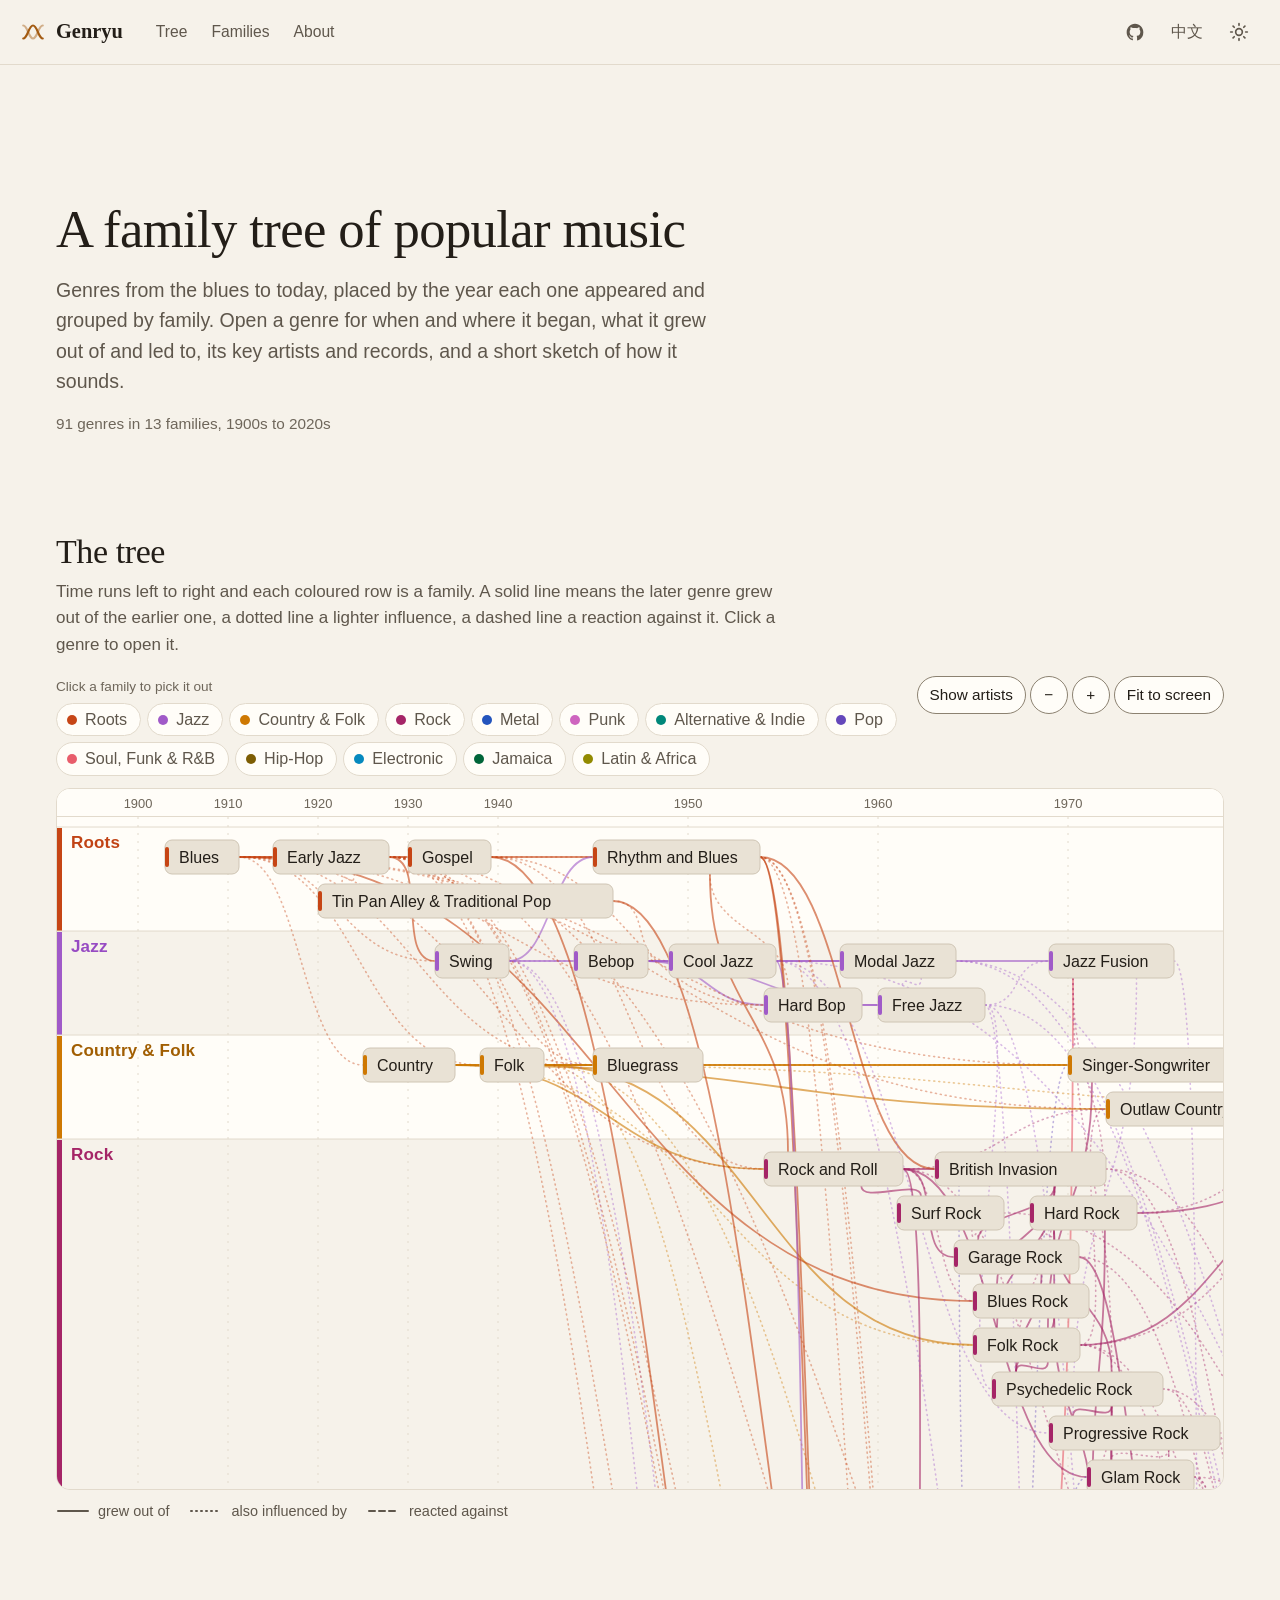
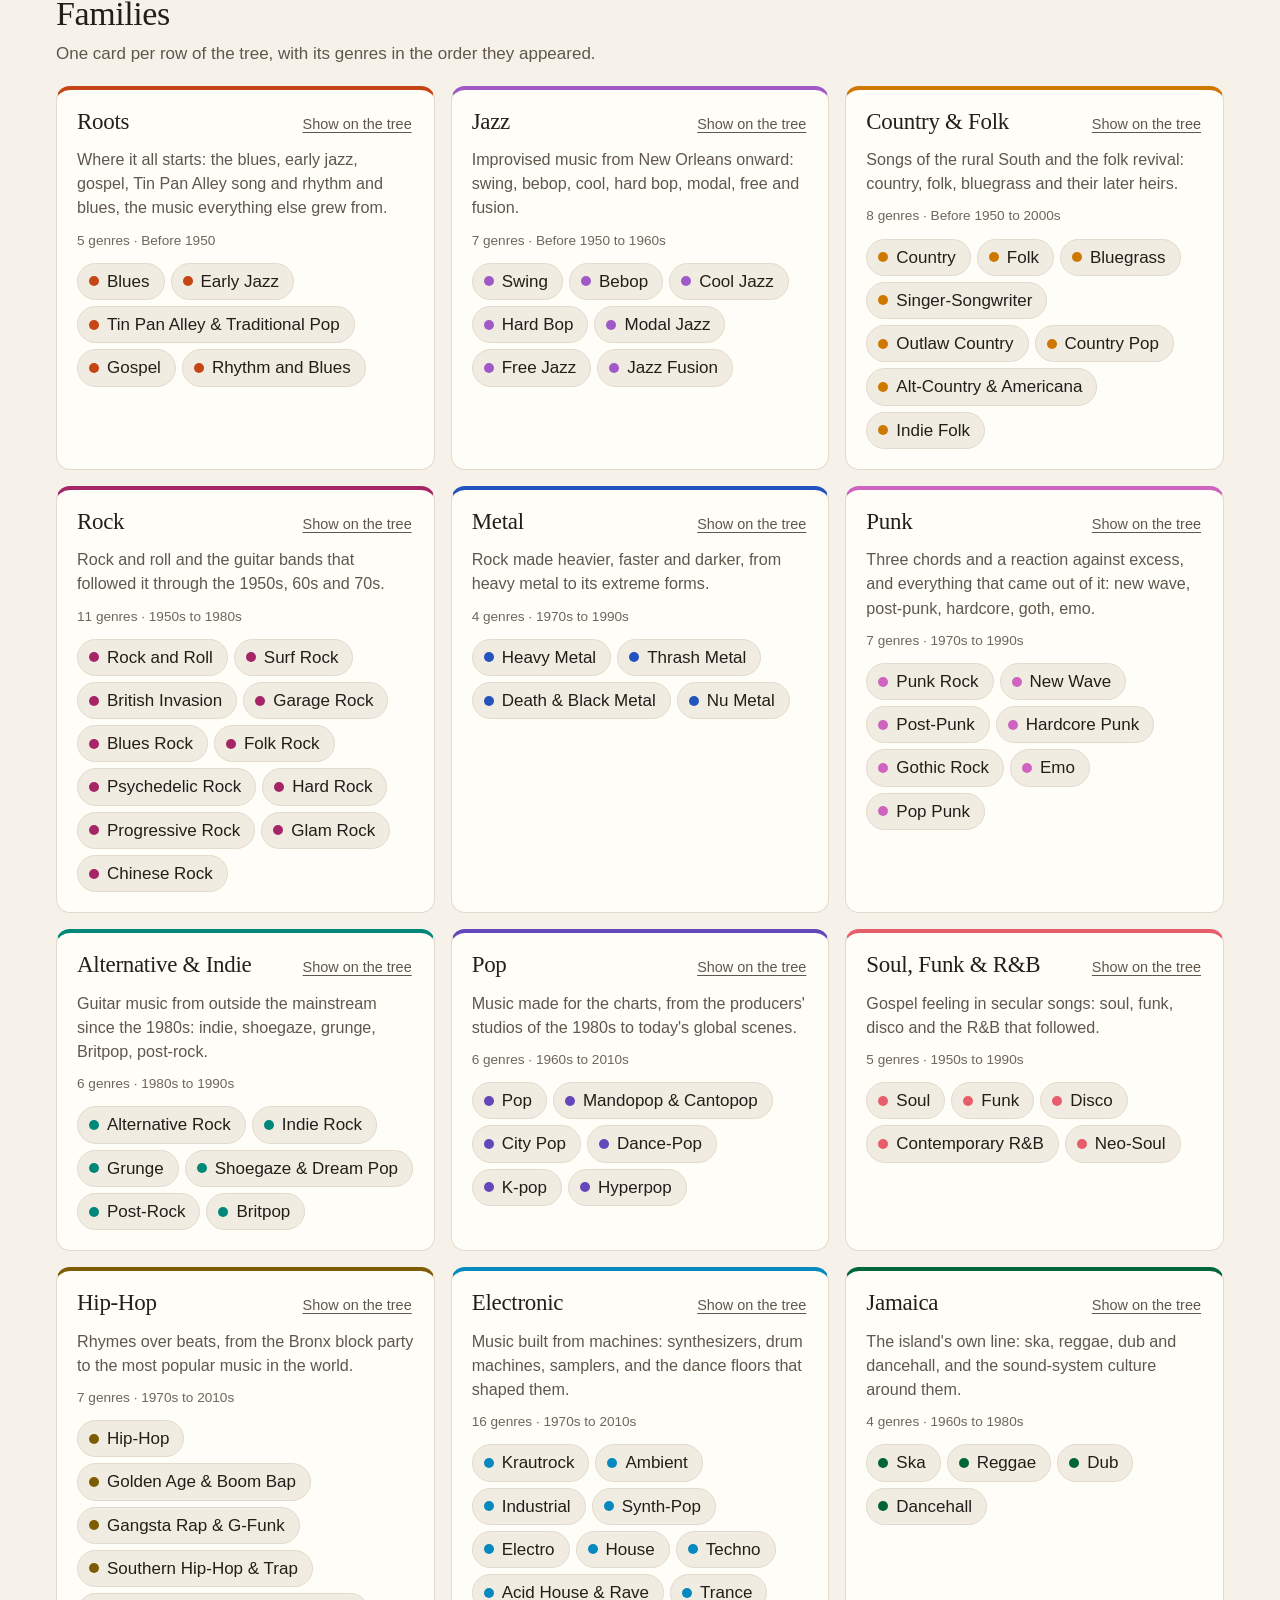
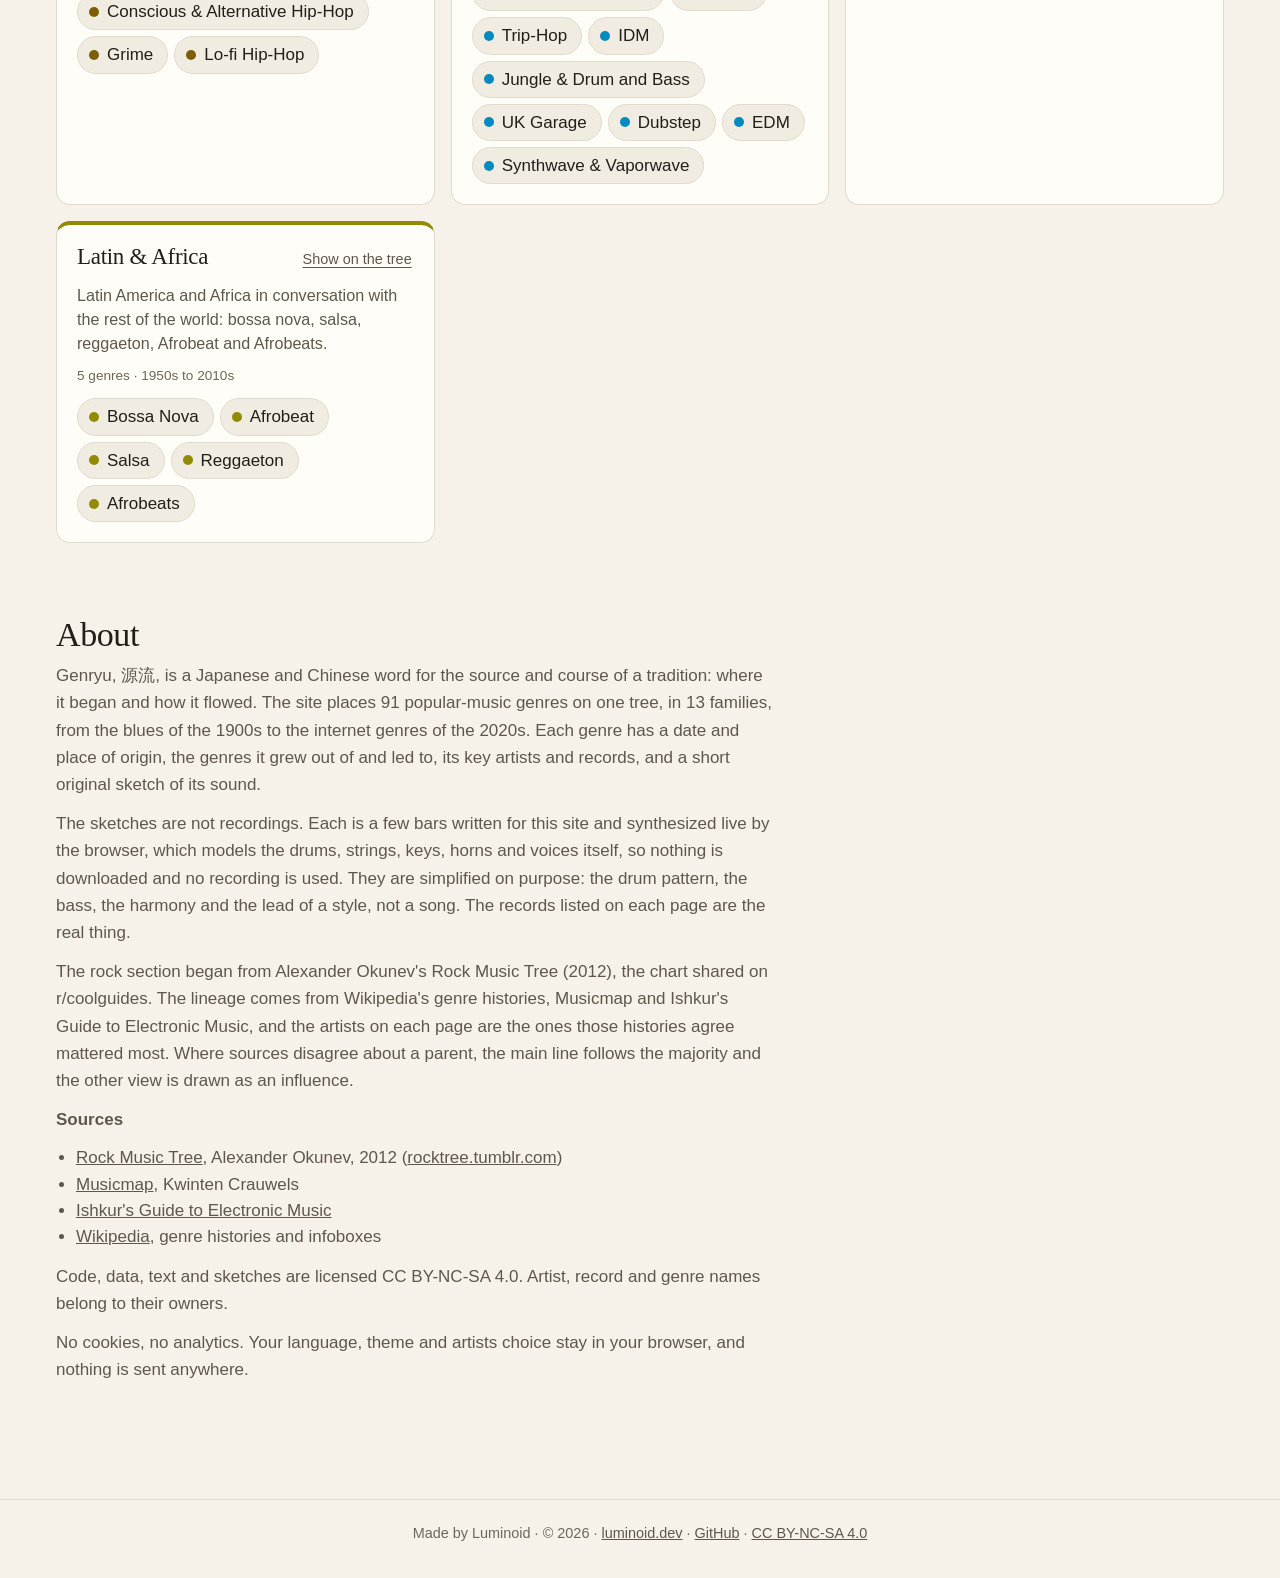
<file: index.html>
<!doctype html>
<html lang="en">
<head>
  <meta charset="utf-8">
  <meta name="viewport" content="width=device-width, initial-scale=1">
  <title>Genryu · A family tree of popular music</title>
  <meta name="description" content="A family tree of popular music: 91 genres placed by year and family, each with its origin, the genres it grew out of and led to, its key artists and records, and a short sketch of its sound you can play part by part.">
  <meta name="color-scheme" content="dark light">
  <meta name="theme-color" content="#15120f" media="(prefers-color-scheme: dark)">
  <meta name="theme-color" content="#f6f2ea" media="(prefers-color-scheme: light)">
  <meta property="og:type" content="website">
  <meta property="og:site_name" content="Genryu">
  <meta property="og:title" content="Genryu · A family tree of popular music">
  <meta property="og:description" content="91 genres placed by year and family, each with its origin, its lineage, its key artists and records, and a short sketch of its sound you can play part by part.">
  <meta name="twitter:card" content="summary_large_image">
  <meta name="twitter:title" content="Genryu · A family tree of popular music">
  <meta name="twitter:description" content="91 genres placed by year and family, with their origins, lineage, key artists and records, and a short playable sketch of each sound.">
  <link rel="canonical" href="https://genre.luminoid.dev/">
  <meta property="og:url" content="https://genre.luminoid.dev/">
  <meta property="og:image" content="https://genre.luminoid.dev/icons/og.png">
  <meta name="twitter:image" content="https://genre.luminoid.dev/icons/og.png">
  <meta property="og:image:width" content="1200">
  <meta property="og:image:height" content="630">
  <meta property="og:image:alt" content="Genryu: a family tree of popular music genres">
  <script type="application/ld+json">{"@context":"https://schema.org","@type":"WebSite","name":"Genryu","url":"https://genre.luminoid.dev/","description":"A family tree of popular music: 91 genres placed by year and family, each with its origin, the genres it grew out of and led to, its key artists and records, and a short sketch of its sound you can play part by part.","inLanguage":["en","zh-Hans"],"author":{"@type":"Person","name":"Luminoid","url":"https://luminoid.dev"}}</script>
  <link rel="icon" href="icons/favicon.svg" type="image/svg+xml">
  <link rel="icon" href="icons/icon-32.png" type="image/png" sizes="32x32">
  <link rel="icon" href="icons/icon-16.png" type="image/png" sizes="16x16">
  <link rel="apple-touch-icon" href="icons/icon-180.png">
  <link rel="manifest" href="manifest.webmanifest">
  <link rel="stylesheet" href="css/styles.css">
  <!-- the module graph, so a revalidating cache fetches it in parallel instead of one import level at a time -->
  <link rel="modulepreload" href="data/genres/roots.js">
  <link rel="modulepreload" href="data/genres/jazz.js">
  <link rel="modulepreload" href="data/genres/country.js">
  <link rel="modulepreload" href="data/genres/rock.js">
  <link rel="modulepreload" href="data/genres/metal.js">
  <link rel="modulepreload" href="data/genres/punk.js">
  <link rel="modulepreload" href="data/genres/alternative.js">
  <link rel="modulepreload" href="data/genres/pop.js">
  <link rel="modulepreload" href="data/genres/soul.js">
  <link rel="modulepreload" href="data/genres/hiphop.js">
  <link rel="modulepreload" href="data/genres/electronic-a.js">
  <link rel="modulepreload" href="data/genres/electronic-b.js">
  <link rel="modulepreload" href="data/genres/electronic.js">
  <link rel="modulepreload" href="data/genres/reggae.js">
  <link rel="modulepreload" href="data/genres/latin.js">
  <link rel="modulepreload" href="data/genres.js">
  <link rel="modulepreload" href="data/pieces/roots.js">
  <link rel="modulepreload" href="data/pieces/jazz.js">
  <link rel="modulepreload" href="data/pieces/country.js">
  <link rel="modulepreload" href="data/pieces/rock.js">
  <link rel="modulepreload" href="data/pieces/metal.js">
  <link rel="modulepreload" href="data/pieces/punk.js">
  <link rel="modulepreload" href="data/pieces/alternative.js">
  <link rel="modulepreload" href="data/pieces/pop.js">
  <link rel="modulepreload" href="data/pieces/soul.js">
  <link rel="modulepreload" href="data/pieces/hiphop.js">
  <link rel="modulepreload" href="data/pieces/electronic.js">
  <link rel="modulepreload" href="data/pieces/reggae.js">
  <link rel="modulepreload" href="data/pieces/latin.js">
  <link rel="modulepreload" href="data/pieces.js">
  <link rel="modulepreload" href="js/i18n.js">
  <link rel="modulepreload" href="js/tree.js">
  <link rel="modulepreload" href="js/theory.js">
  <link rel="modulepreload" href="js/pattern.js">
  <link rel="modulepreload" href="js/audio.js">
  <link rel="modulepreload" href="js/sequencer-view.js">
  <script src="js/theme.js"></script>
</head>
<body>
  <a class="skip-link" href="#main" data-i18n="skip.link">Skip to content</a>
  <header class="site-header">
    <div class="header-left">
      <a class="brand" href="./">
        <svg viewBox="0 0 24 24" fill="none" stroke="currentColor" stroke-width="2" stroke-linecap="round" stroke-linejoin="round" aria-hidden="true"><path d="M3 18c4 0 5-12 9-12s5 12 9 12"/><path d="M3 6c4 0 5 12 9 12s5-12 9-12" opacity="0.45"/></svg>
        <span data-i18n="site.brand">Genryu</span>
      </a>
      <nav class="site-nav" aria-label="Site" data-i18n-aria="nav.site">
        <a href="#tree" data-i18n="nav.tree">Tree</a>
        <a href="#families" data-i18n="nav.families">Families</a>
        <a href="#about" data-i18n="nav.about">About</a>
      </nav>
    </div>
    <div class="header-actions">
      <a class="icon-btn" href="https://github.com/Luminoid/genryu" aria-label="Source code on GitHub" title="Source code on GitHub" data-i18n-aria="nav.source" data-i18n-title="nav.source" rel="noopener">
        <svg viewBox="0 0 24 24" fill="currentColor" aria-hidden="true"><path d="M12 2C6.48 2 2 6.58 2 12.25c0 4.53 2.87 8.37 6.84 9.73.5.1.68-.22.68-.49 0-.24-.01-.88-.01-1.73-2.78.62-3.37-1.37-3.37-1.37-.46-1.19-1.11-1.5-1.11-1.5-.91-.64.07-.62.07-.62 1 .07 1.53 1.06 1.53 1.06.9 1.57 2.35 1.12 2.92.85.09-.67.35-1.12.63-1.38-2.22-.26-4.56-1.14-4.56-5.06 0-1.12.39-2.03 1.03-2.75-.1-.26-.45-1.3.1-2.72 0 0 .84-.27 2.75 1.05A9.4 9.4 0 0 1 12 7.07c.85 0 1.71.12 2.51.35 1.91-1.32 2.75-1.05 2.75-1.05.55 1.42.2 2.46.1 2.72.64.72 1.03 1.63 1.03 2.75 0 3.93-2.34 4.8-4.57 5.05.36.32.68.94.68 1.9 0 1.37-.01 2.47-.01 2.81 0 .27.18.59.69.49A10.27 10.27 0 0 0 22 12.25C22 6.58 17.52 2 12 2z"/></svg>
      </a>
      <button class="icon-btn text" id="lang-toggle" type="button" lang="zh-Hans">中文</button>
      <button class="icon-btn" id="theme-toggle" type="button" aria-label="Switch between light and dark" title="Switch between light and dark" data-i18n-aria="theme.toggle" data-i18n-title="theme.toggle">
        <svg viewBox="0 0 24 24" fill="none" stroke="currentColor" stroke-width="2" stroke-linecap="round" aria-hidden="true"><circle cx="12" cy="12" r="4"/><path d="M12 2v2M12 20v2M2 12h2M20 12h2M4.9 4.9l1.4 1.4M17.7 17.7l1.4 1.4M4.9 19.1l1.4-1.4M17.7 6.3l1.4-1.4"/></svg>
      </button>
    </div>
  </header>

  <main class="page" id="main">
    <noscript><p class="status">Genryu needs JavaScript to draw the tree and play the sketches. <span lang="zh-Hans">本站需要启用 JavaScript。</span></p></noscript>
    <section class="hero" aria-labelledby="hero-title">
      <h1 id="hero-title" data-i18n="hero.title">A family tree of popular music</h1>
      <p class="hero-intro" data-i18n="hero.intro">Genres from the blues to today, placed by the year each one appeared and grouped by family. Open a genre for when and where it began, what it grew out of and led to, its key artists and records, and a short sketch of how it sounds.</p>
      <p class="count" id="hero-count"></p>
    </section>

    <section id="tree" aria-labelledby="tree-title">
      <h2 id="tree-title" data-i18n="tree.title">The tree</h2>
      <p class="section-hint" data-i18n="tree.hint"></p>
      <div class="tree-toolbar">
        <div class="tree-legend" id="tree-legend" role="group" aria-label="Families" data-i18n-aria="tree.legend"></div>
        <div class="tree-controls">
          <button type="button" id="tree-artists" aria-pressed="false" data-i18n="tree.artists">Show artists</button>
          <button type="button" id="zoom-out" aria-label="Zoom out" title="Zoom out" data-i18n-aria="tree.zoomOut" data-i18n-title="tree.zoomOut">−</button>
          <button type="button" id="zoom-in" aria-label="Zoom in" title="Zoom in" data-i18n-aria="tree.zoomIn" data-i18n-title="tree.zoomIn">+</button>
          <button type="button" id="zoom-fit" data-i18n="tree.fit">Fit to screen</button>
        </div>
      </div>
      <div class="tree-wrap" id="tree-wrap" tabindex="0" role="region" aria-label="Genre family tree" data-i18n-aria="tree.region"></div>
      <div class="tree-key" id="tree-key" aria-hidden="true"></div>
    </section>

    <section id="families" aria-labelledby="families-title">
      <h2 id="families-title" data-i18n="families.title">Families</h2>
      <p class="section-hint" data-i18n="families.intro"></p>
      <div class="families" id="families-grid"></div>
    </section>

    <section id="about" class="about" aria-labelledby="about-title">
      <h2 id="about-title" data-i18n="about.title">About</h2>
      <p data-i18n="about.body1"></p>
      <p data-i18n="about.body2"></p>
      <p data-i18n="about.body3"></p>
      <p><strong data-i18n="about.sources">Sources</strong></p>
      <ul>
        <li><a href="https://www.reddit.com/r/coolguides/comments/8nnryt/rock_music_tree/" rel="noopener">Rock Music Tree</a>, Alexander Okunev, 2012 (<a href="https://rocktree.tumblr.com/" rel="noopener">rocktree.tumblr.com</a>)</li>
        <li><a href="https://musicmap.info/" rel="noopener">Musicmap</a>, Kwinten Crauwels</li>
        <li><a href="https://music.ishkur.com/" rel="noopener">Ishkur's Guide to Electronic Music</a></li>
        <li><a href="https://en.wikipedia.org/wiki/List_of_music_genres_and_styles" rel="noopener">Wikipedia</a>, genre histories and infoboxes</li>
      </ul>
      <p data-i18n="about.license"></p>
      <p data-i18n="about.privacy"></p>
    </section>
  </main>

  <dialog class="detail" id="detail" aria-labelledby="detail-title">
    <div class="detail-panel">
      <div class="detail-head">
        <a class="btn" id="detail-prev" href="#" aria-label="Previous genre" data-i18n-aria="detail.prev" data-i18n-title="detail.prev">‹</a>
        <a class="btn" id="detail-next" href="#" aria-label="Next genre" data-i18n-aria="detail.next" data-i18n-title="detail.next">›</a>
        <span class="spacer"></span>
        <button type="button" class="btn" id="detail-close" data-i18n="detail.close">Close</button>
      </div>
      <div class="detail-body" id="detail-body"></div>
      <div id="sr-detail" class="sr-only" role="status" aria-live="polite"></div>
    </div>
  </dialog>

  <footer class="site-footer">
    <span data-i18n="footer.made">Made by Luminoid</span> · © 2026 · <a href="https://luminoid.dev">luminoid.dev</a> · <a href="https://github.com/Luminoid/genryu" rel="noopener">GitHub</a> · <a href="https://creativecommons.org/licenses/by-nc-sa/4.0/" rel="license noopener">CC BY-NC-SA 4.0</a>
  </footer>
  <div id="sr" class="sr-only" role="status" aria-live="polite"></div>
  <script type="module" src="js/main.js"></script>
</body>
</html>
</file>
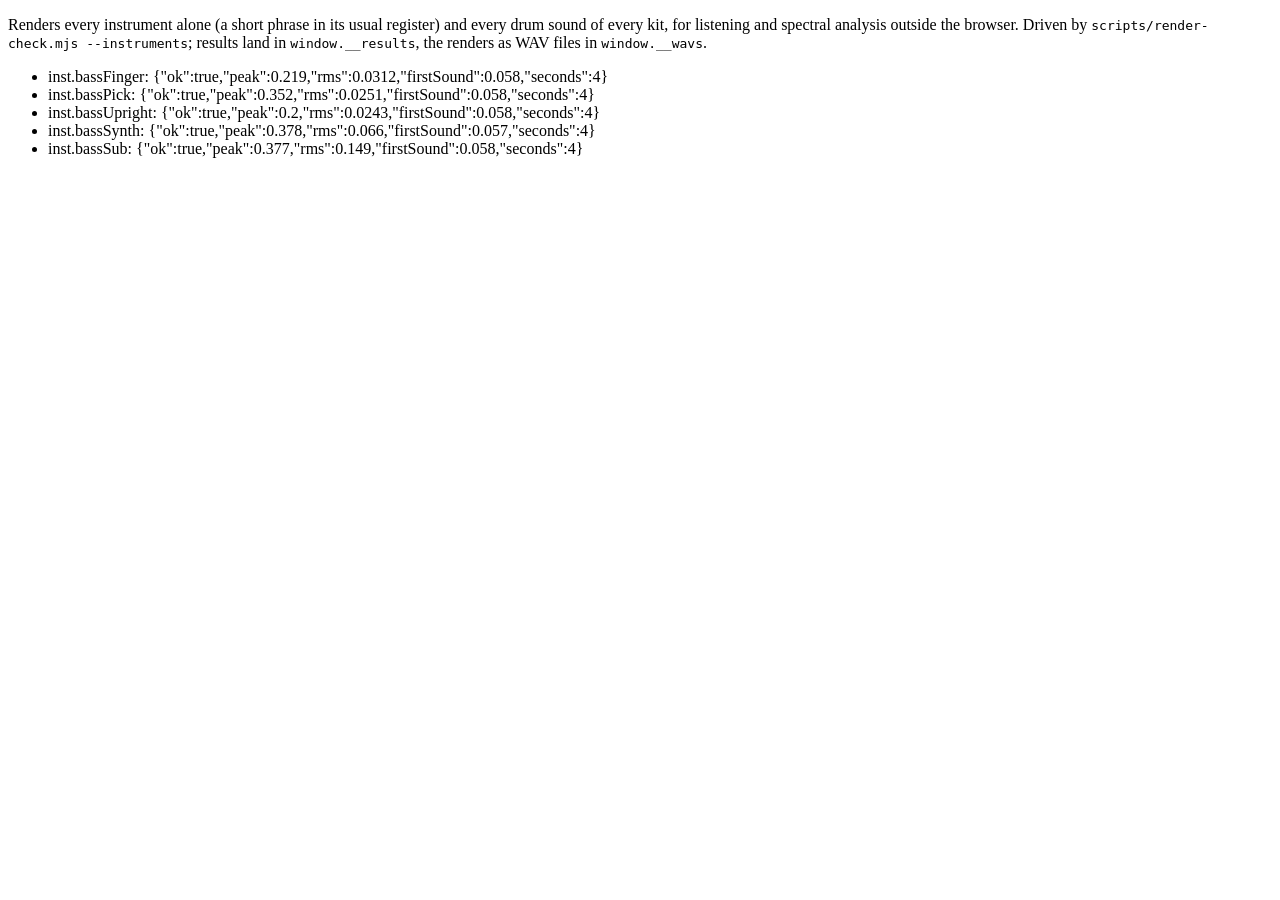
<file: tests/instruments.html>
<!doctype html>
<html lang="en">
<head>
  <meta charset="utf-8">
  <meta name="robots" content="noindex">
  <title>Genryu instrument check</title>
</head>
<body>
  <p>Renders every instrument alone (a short phrase in its usual register) and every drum sound of every kit, for listening and spectral analysis outside the browser. Driven by <code>scripts/render-check.mjs --instruments</code>; results land in <code>window.__results</code>, the renders as WAV files in <code>window.__wavs</code>.</p>
  <ul id="out"></ul>
  <script type="module" src="instruments.mjs"></script>
</body>
</html>
</file>
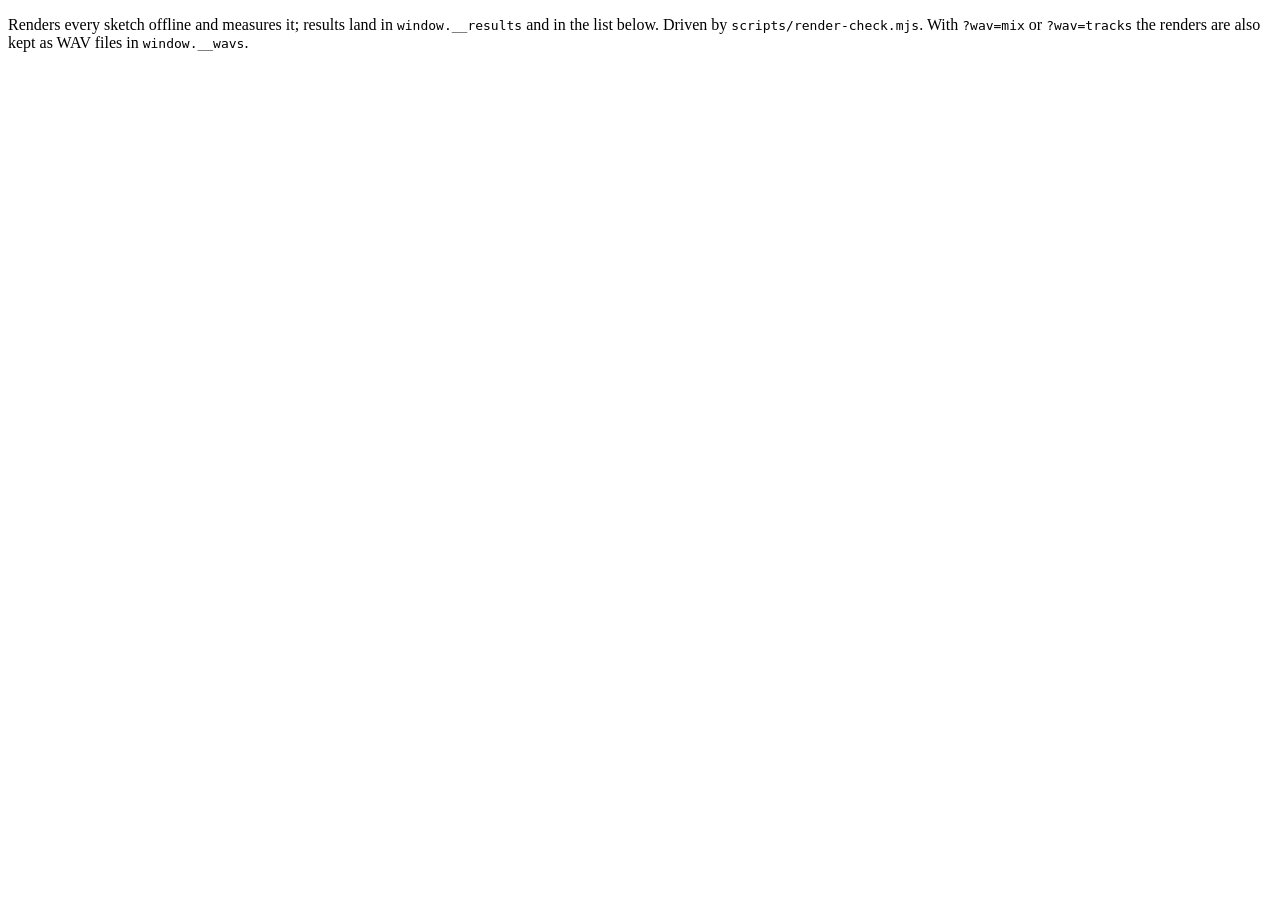
<file: tests/render.html>
<!doctype html>
<html lang="en">
<head>
  <meta charset="utf-8">
  <meta name="robots" content="noindex">
  <title>Genryu render check</title>
</head>
<body>
  <p>Renders every sketch offline and measures it; results land in <code>window.__results</code> and in the list below. Driven by <code>scripts/render-check.mjs</code>. With <code>?wav=mix</code> or <code>?wav=tracks</code> the renders are also kept as WAV files in <code>window.__wavs</code>.</p>
  <ul id="out"></ul>
  <script type="module" src="render.mjs"></script>
</body>
</html>
</file>
<file: css/styles.css>
/* Genryu: design tokens and layout. Vanilla CSS, no build step.
   Warm paper and ink, a serif for the words that matter, the family colours for the data. */

*,
*::before,
*::after {
  box-sizing: border-box;
  margin: 0;
  padding: 0;
}

:root {
  --bg: #15120f;
  --surface: #1d1915;
  --surface-2: #26201a;
  --surface-3: #302921;
  --border: #342c24;
  --border-strong: #4a4035;
  --control-border: #6b6052;
  --text: #efe9df;
  --text-dim: #b5aa9a;
  --text-faint: #908677;
  --accent: #e8a95b;
  --accent-text: #e8a95b;
  --on-accent: #22160a;
  --accent-soft: rgba(232, 169, 91, 0.16);
  --focus: #8cc8ff;
  --radius: 14px;
  --radius-sm: 8px;
  --shadow: 0 18px 50px rgba(0, 0, 0, 0.45);
  --font: -apple-system, BlinkMacSystemFont, "Helvetica Neue", "Segoe UI", Roboto, Arial, "PingFang SC", "Hiragino Sans GB", "Microsoft YaHei", "Noto Sans CJK SC", sans-serif;
  --font-display: "Iowan Old Style", "Palatino Linotype", Palatino, "Book Antiqua", Georgia, "Songti SC", "STSong", "Noto Serif CJK SC", "Source Han Serif SC", serif;
  /* family colours: one hue per family, stepped for each theme and checked with the
     dataviz palette validator (lightness band, chroma, adjacent-lane CVD separation,
     normal-vision separation, 3:1 contrast against the surface) */
  --f-roots: #d25024;
  --f-jazz: #8e48b5;
  --f-country: #cf7803;
  --f-rock: #bc3c7a;
  --f-metal: #4579e5;
  --f-punk: #a83e9a;
  --f-alternative: #19a090;
  --f-pop: #7155c9;
  --f-soul: #e85d6b;
  --f-hiphop: #856200;
  --f-electronic: #009edb;
  --f-reggae: #0a7a48;
  --f-latin: #9f9600;
  /* the same hues as text: lane names need 4.5:1 on the surface, where several of the bar colours only reach 3:1 */
  --f-roots-text: #dd6238;
  --f-jazz-text: #a871c7;
  --f-country-text: #cf7803;
  --f-rock-text: #cd6396;
  --f-metal-text: #5584e7;
  --f-punk-text: #c563b8;
  --f-alternative-text: #19a090;
  --f-pop-text: #907ad5;
  --f-soul-text: #e85d6b;
  --f-hiphop-text: #ae8000;
  --f-electronic-text: #009edb;
  --f-reggae-text: #0d9b5b;
  --f-latin-text: #9f9600;
  --seq-note: #efe9df;
  color-scheme: dark;
}

:root[data-theme="light"] {
  --bg: #f6f2ea;
  --surface: #fffdf8;
  --surface-2: #f1ece2;
  --surface-3: #e9e2d5;
  --border: #e2dacc;
  --border-strong: #cfc5b4;
  --control-border: #8c8271;
  --text: #231e18;
  --text-dim: #5f574c;
  --text-faint: #6e665a;
  --accent: #a35b12;
  --accent-text: #8c4e0b;
  --on-accent: #ffffff;
  --accent-soft: rgba(163, 91, 18, 0.14);
  --focus: #1a63c4;
  --shadow: 0 18px 50px rgba(60, 40, 10, 0.14);
  --f-roots: #c64515;
  --f-jazz: #a05ac8;
  --f-country: #ce7802;
  --f-rock: #a52567;
  --f-metal: #2354bd;
  --f-punk: #ce64bf;
  --f-alternative: #008779;
  --f-pop: #6447ba;
  --f-soul: #e85d6b;
  --f-hiphop: #7d5d03;
  --f-electronic: #0689be;
  --f-reggae: #006539;
  --f-latin: #928a00;
  --f-roots-text: #c14315;
  --f-jazz-text: #974bc3;
  --f-country-text: #a15e02;
  --f-rock-text: #a52567;
  --f-metal-text: #2354bd;
  --f-punk-text: #b439a3;
  --f-alternative-text: #007a6e;
  --f-pop-text: #6447ba;
  --f-soul-text: #d51e31;
  --f-hiphop-text: #7d5d03;
  --f-electronic-text: #0575a3;
  --f-reggae-text: #006539;
  --f-latin-text: #766f00;
  --seq-note: #231e18;
  color-scheme: light;
}

html {
  font-size: 106.25%;
  -webkit-text-size-adjust: 100%;
  overflow-y: scroll;
  scroll-behavior: smooth;
}

/* the genre panel is modal: the page behind it must not scroll (body overflow has no effect while html scrolls) */
html.modal-open {
  overflow: hidden;
}

@media (prefers-reduced-motion: reduce) {
  html {
    scroll-behavior: auto;
  }
  *,
  *::before,
  *::after {
    transition-duration: 0.01ms !important;
    animation-duration: 0.01ms !important;
  }
}

body {
  font-family: var(--font);
  background: var(--bg);
  color: var(--text);
  min-height: 100vh;
  line-height: 1.55;
  -webkit-font-smoothing: antialiased;
}

a {
  color: inherit;
}

button,
select,
input {
  font: inherit;
  color: inherit;
}

button {
  cursor: pointer;
}

svg {
  display: block;
}

:focus-visible {
  outline: 2px solid var(--focus);
  outline-offset: 2px;
}

h1,
h2,
.detail-top h2,
.family-card h3,
.detail-section h3 {
  font-family: var(--font-display);
  font-weight: 500;
  letter-spacing: -0.012em;
  text-wrap: balance;
}

.sr-only {
  position: absolute;
  width: 1px;
  height: 1px;
  overflow: hidden;
  clip: rect(0 0 0 0);
  white-space: nowrap;
}

/* --- Header --- */

.skip-link {
  position: absolute;
  top: -48px;
  left: 16px;
  z-index: 100;
  padding: 8px 12px;
  border-radius: var(--radius-sm);
  background: var(--accent);
  color: var(--on-accent);
  font-weight: 600;
  text-decoration: none;
}

.skip-link:focus {
  top: 12px;
}

.site-header {
  position: sticky;
  top: env(safe-area-inset-top, 0px);
  z-index: 20;
  display: flex;
  align-items: center;
  justify-content: space-between;
  gap: 16px;
  padding-block: 12px;
  padding-left: max(20px, env(safe-area-inset-left, 0px));
  padding-right: max(20px, env(safe-area-inset-right, 0px));
  border-bottom: 1px solid var(--border);
  background: var(--bg);
}

.header-left {
  display: flex;
  align-items: center;
  gap: 22px;
  min-width: 0;
}

.brand {
  display: flex;
  align-items: center;
  gap: 10px;
  font-family: var(--font-display);
  font-weight: 600;
  font-size: 1.2rem;
  text-decoration: none;
  white-space: nowrap;
}

.brand svg {
  width: 26px;
  height: 26px;
  color: var(--accent);
}

.site-nav {
  display: flex;
  gap: 2px;
}

.site-nav a {
  padding: 6px 11px;
  border-radius: 999px;
  color: var(--text-dim);
  text-decoration: none;
  font-size: 0.92rem;
}

.site-nav a:hover {
  color: var(--text);
  background: var(--surface-2);
}

.header-actions {
  display: flex;
  align-items: center;
  gap: 4px;
}

.icon-btn {
  display: inline-flex;
  align-items: center;
  justify-content: center;
  min-width: 40px;
  height: 40px;
  padding: 0 10px;
  border: 1px solid transparent;
  border-radius: 999px;
  background: transparent;
  color: var(--text-dim);
  text-decoration: none;
}

.icon-btn:hover {
  color: var(--text);
  background: var(--surface-2);
}

.icon-btn svg {
  width: 20px;
  height: 20px;
}

.icon-btn.text {
  font-size: 0.92rem;
  font-weight: 500;
}

/* --- Page --- */

.page {
  width: 100%;
  max-width: 1200px;
  margin: 0 auto;
  padding-block: 0 56px;
  padding-left: max(16px, env(safe-area-inset-left, 0px));
  padding-right: max(16px, env(safe-area-inset-right, 0px));
}

.hero {
  padding: 64px 0 24px;
  max-width: 820px;
}

.hero h1 {
  font-size: clamp(2rem, 4.6vw, 3.1rem);
  line-height: 1.1;
  margin-bottom: 16px;
}

.hero-intro {
  color: var(--text-dim);
  font-size: 1.15rem;
  line-height: 1.55;
  max-width: 660px;
}

.hero .count {
  margin-top: 16px;
  font-size: 0.9rem;
  color: var(--text-faint);
  font-variant-numeric: tabular-nums;
}

section {
  margin-top: 72px;
}

section > h2 {
  font-size: clamp(1.6rem, 3vw, 2rem);
  line-height: 1.15;
  margin-bottom: 8px;
}

.section-hint {
  color: var(--text-dim);
  font-size: 1rem;
  line-height: 1.55;
  max-width: 720px;
  margin-bottom: 18px;
}

.status {
  padding: 12px 14px;
  border-radius: var(--radius-sm);
  background: var(--surface-2);
  color: var(--text-dim);
}

/* --- Buttons and chips --- */

.btn {
  display: inline-flex;
  align-items: center;
  gap: 6px;
  min-height: 40px;
  padding: 7px 16px;
  border: 1px solid var(--control-border);
  border-radius: 999px;
  background: var(--surface);
  color: var(--text);
  text-decoration: none;
  font-size: 0.95rem;
  line-height: 1.2;
}

.btn:hover {
  background: var(--surface-2);
}


.btn svg {
  width: 18px;
  height: 18px;
}

.link-btn {
  border: 0;
  background: none;
  color: var(--text-dim);
  font-size: 0.85rem;
  text-decoration: underline;
  text-underline-offset: 3px;
  padding: 4px 2px;
}

.link-btn:hover {
  color: var(--text);
}

.chips {
  display: flex;
  flex-wrap: wrap;
  gap: 6px;
}

.chip {
  display: inline-flex;
  align-items: center;
  gap: 8px;
  padding: 7px 14px 7px 11px;
  border: 1px solid var(--border);
  border-radius: 999px;
  background: var(--surface-2);
  color: var(--text);
  font-size: 1rem;
  text-decoration: none;
  line-height: 1.25;
}

.chip i {
  width: 10px;
  height: 10px;
  border-radius: 50%;
  background: var(--family);
  flex: none;
}

.chip:hover {
  border-color: var(--family);
  background: var(--surface-3);
}


/* family colour per element: nodes, edges, legend, chips */
[data-family="roots"] { --family: var(--f-roots); --family-text: var(--f-roots-text); }
[data-family="jazz"] { --family: var(--f-jazz); --family-text: var(--f-jazz-text); }
[data-family="country"] { --family: var(--f-country); --family-text: var(--f-country-text); }
[data-family="rock"] { --family: var(--f-rock); --family-text: var(--f-rock-text); }
[data-family="metal"] { --family: var(--f-metal); --family-text: var(--f-metal-text); }
[data-family="punk"] { --family: var(--f-punk); --family-text: var(--f-punk-text); }
[data-family="alternative"] { --family: var(--f-alternative); --family-text: var(--f-alternative-text); }
[data-family="pop"] { --family: var(--f-pop); --family-text: var(--f-pop-text); }
[data-family="soul"] { --family: var(--f-soul); --family-text: var(--f-soul-text); }
[data-family="hiphop"] { --family: var(--f-hiphop); --family-text: var(--f-hiphop-text); }
[data-family="electronic"] { --family: var(--f-electronic); --family-text: var(--f-electronic-text); }
[data-family="reggae"] { --family: var(--f-reggae); --family-text: var(--f-reggae-text); }
[data-family="latin"] { --family: var(--f-latin); --family-text: var(--f-latin-text); }

/* --- Tree --- */

.tree-toolbar {
  display: flex;
  flex-wrap: wrap;
  align-items: flex-start;
  gap: 10px 16px;
  margin-bottom: 12px;
}

.tree-legend {
  display: flex;
  flex-wrap: wrap;
  align-items: center;
  gap: 6px;
  flex: 1 1 520px;
  min-width: 0;
}

.legend-hint {
  width: 100%;
  font-size: 0.8rem;
  color: var(--text-faint);
}

.swatch {
  display: inline-flex;
  align-items: center;
  gap: 8px;
  padding: 6px 13px 6px 10px;
  border: 1px solid var(--border);
  border-radius: 999px;
  background: var(--surface);
  color: var(--text-dim);
  font-size: 0.95rem;
  line-height: 1.2;
}

.swatch i {
  width: 10px;
  height: 10px;
  border-radius: 50%;
  background: var(--family);
}

.swatch:hover {
  color: var(--text);
  border-color: var(--family);
}

.swatch[aria-pressed="true"] {
  color: var(--text);
  border-color: var(--family);
  background: color-mix(in srgb, var(--family) 18%, var(--surface));
  font-weight: 600;
}

.tree-controls {
  display: flex;
  gap: 4px;
  margin-left: auto;
}

.tree-controls button {
  min-width: 38px;
  height: 38px;
  padding: 0 12px;
  border: 1px solid var(--control-border);
  border-radius: 999px;
  background: var(--surface);
  color: var(--text);
  font-size: 0.9rem;
}

.tree-controls button:hover {
  background: var(--surface-2);
}

.tree-controls button[aria-pressed="true"] {
  background: var(--accent-soft);
  border-color: var(--accent);
  color: var(--accent-text);
  font-weight: 600;
}

.tree-wrap {
  position: relative;
  overflow: auto;
  border: 1px solid var(--border);
  border-radius: var(--radius);
  background: var(--surface);
  max-height: min(78vh, 900px);
  overscroll-behavior-x: contain;
}

.tree-axis {
  position: sticky;
  top: 0;
  z-index: 2;
  height: 28px;
  background: var(--surface);
  border-bottom: 1px solid var(--border);
}

.tree-axis span {
  position: absolute;
  top: 5px;
  transform: translateX(-50%);
  font-size: 0.76rem;
  color: var(--text-faint);
  font-variant-numeric: tabular-nums;
}

.tree-zoom {
  transform-origin: 0 0;
}

.tree-svg {
  font-family: var(--font);
}

.tree-lane-bg {
  fill: transparent;
  transition: opacity 0.15s ease;
}

.tree-lane:nth-child(even) .tree-lane-bg {
  fill: var(--surface-2);
  opacity: 0.6;
}

.tree-lane-line {
  stroke: var(--border);
  stroke-width: 1;
}

.tree-lane-bar {
  fill: var(--family);
}

.tree-lane-label {
  font-size: 17px;
  font-weight: 700;
  fill: var(--family-text, var(--family));
  letter-spacing: 0.01em;
}

.tree-lane-off .tree-lane-label,
.tree-lane-off .tree-lane-bar {
  opacity: 0.3;
}

.tree-grid-line {
  stroke: var(--border);
  stroke-width: 1;
  stroke-dasharray: 2 6;
}

.tree-edge {
  fill: none;
  stroke: var(--family, var(--text-faint));
  stroke-width: 1.8;
  stroke-linecap: round;
  opacity: 0.6;
  transition: opacity 0.15s ease;
}

.tree-edge-influence {
  stroke-dasharray: 1 4;
  stroke-width: 1.6;
  opacity: 0.4;
}

.tree-edge-backlash {
  stroke-dasharray: 6 4;
  stroke-width: 1.4;
  opacity: 0.4;
}

.tree-focus .tree-edge-dim,
.tree-edge-off {
  opacity: 0.06;
}

.tree-edge-lit {
  opacity: 1;
  stroke-width: 2.6;
}

.tree-node {
  cursor: pointer;
  outline: none;
}

.tree-node-bg {
  fill: var(--surface-3);
  stroke: var(--border-strong);
  stroke-width: 1;
  transition: opacity 0.15s ease;
}

.tree-node-bar {
  fill: var(--family);
}

.tree-node-text {
  font-size: 16px;
  font-weight: 500;
  fill: var(--text);
}

.tree-node-sub {
  font-size: 12px;
  fill: var(--text-dim);
}

.tree-node:hover .tree-node-bg,
.tree-node-related .tree-node-bg {
  stroke: var(--family);
  stroke-width: 1.5;
}

.tree-node:focus-visible .tree-node-bg {
  stroke: var(--focus);
  stroke-width: 2.5;
}

.tree-node:focus-visible {
  opacity: 1;
}

.tree-node-selected .tree-node-bg {
  fill: var(--family);
  stroke: var(--family);
}

.tree-node-selected .tree-node-text {
  fill: var(--bg);
  font-weight: 700;
}

.tree-node-selected .tree-node-bar {
  fill: var(--bg);
}

.tree-node-selected .tree-node-sub {
  fill: var(--bg);
  opacity: 0.85;
}

.tree-focus .tree-node-dim,
.tree-node-off {
  opacity: 0.3;
}

.tree-node-off.tree-node-dim {
  opacity: 0.15;
}

.tree-key {
  display: flex;
  flex-wrap: wrap;
  gap: 6px 20px;
  margin-top: 10px;
  font-size: 0.85rem;
  color: var(--text-dim);
}

.edge-key {
  display: inline-flex;
  align-items: center;
  gap: 8px;
}

.edge-key svg {
  width: 34px;
  height: 10px;
}

.edge-key line {
  stroke: var(--text-dim);
  stroke-width: 2;
  stroke-linecap: round;
}

.edge-key.influence line {
  stroke-dasharray: 1 4;
}

.edge-key.backlash line {
  stroke-dasharray: 6 4;
}

/* --- Families --- */

.families {
  display: grid;
  grid-template-columns: repeat(auto-fill, minmax(min(300px, 100%), 1fr));
  gap: 16px;
}

.family-card {
  position: relative;
  padding: 18px 20px 20px;
  border: 1px solid var(--border);
  border-top: 4px solid var(--family);
  border-radius: var(--radius);
  background: var(--surface);
  min-width: 0;
}

.family-head {
  display: flex;
  align-items: baseline;
  justify-content: space-between;
  gap: 10px;
}

.family-card h3 {
  font-size: 1.35rem;
  line-height: 1.2;
  color: var(--text);
}

.family-blurb {
  margin-top: 8px;
  color: var(--text-dim);
  font-size: 0.95rem;
  line-height: 1.5;
}

.family-meta {
  margin: 10px 0 12px;
  color: var(--text-faint);
  font-size: 0.8rem;
  font-variant-numeric: tabular-nums;
}


/* --- Detail panel (dialog) --- */

.detail {
  position: fixed;
  inset: 0;
  z-index: 30;
  display: none;
  align-items: stretch;
  justify-content: flex-end;
  background: rgba(0, 0, 0, 0.5);
  border: 0;
  padding: 0;
  max-width: none;
  max-height: none;
  width: 100%;
  height: 100%;
  /* a modal dialog scrolls by default; the panel is the only scroller, so a wheel over
     the backdrop must move nothing */
  overflow: hidden;
}

.detail[open] {
  display: flex;
}

.detail-panel {
  position: relative; /* absolutely placed descendants (the live region) belong to the panel, not the dialog */
  overscroll-behavior: contain;
  width: min(840px, 100%);
  height: 100%;
  overflow-y: auto;
  background: var(--bg);
  border-left: 1px solid var(--border);
  box-shadow: var(--shadow);
  padding: 0 0 48px;
}

.detail-head {
  position: sticky;
  top: 0;
  z-index: 2;
  display: flex;
  align-items: center;
  gap: 8px;
  padding: 10px 16px;
  background: var(--bg);
  border-bottom: 1px solid var(--border);
}

.detail-head .btn {
  min-height: 36px;
  padding: 5px 14px;
}

.detail-head .spacer {
  flex: 1;
}

.detail-body {
  padding: 26px 32px;
}

.family-pill {
  display: inline-flex;
  align-items: center;
  gap: 8px;
  padding: 6px 14px 6px 10px;
  border-radius: 999px;
  background: color-mix(in srgb, var(--family) 16%, var(--surface));
  color: var(--text);
  font-size: 0.95rem;
  font-weight: 600;
}

.family-pill i {
  width: 9px;
  height: 9px;
  border-radius: 50%;
  background: var(--family);
}

.detail-top h2 {
  font-size: clamp(2rem, 4.2vw, 2.9rem);
  line-height: 1.05;
  margin: 12px 0 8px;
  outline: none;
}

.detail-sub {
  display: flex;
  flex-wrap: wrap;
  gap: 8px;
  color: var(--text-dim);
  font-size: 1.05rem;
}

.detail-sub .dot {
  color: var(--text-faint);
}

.lineage {
  display: grid;
  grid-template-columns: repeat(auto-fit, minmax(200px, 1fr));
  gap: 14px;
  margin-top: 22px;
  padding: 14px 16px;
  border: 1px solid var(--border);
  border-radius: var(--radius);
  background: var(--surface);
}

.lineage-col h3 {
  font-size: 0.76rem;
  font-weight: 600;
  letter-spacing: 0.06em;
  text-transform: uppercase;
  color: var(--text-faint);
  margin-bottom: 8px;
}

.lineage .chip {
  padding: 6px 13px 6px 10px;
  font-size: 0.97rem;
}

.lineage .none {
  color: var(--text-faint);
  font-size: 0.9rem;
}

.detail-desc {
  font-size: 1.06rem;
  line-height: 1.7;
  color: var(--text);
  margin-top: 26px;
  max-width: 68ch;
}

.detail-desc p + p {
  margin-top: 12px;
}

.detail-section {
  margin-top: 40px;
}

.detail-section h3 {
  font-size: 1.45rem;
  line-height: 1.2;
  margin-bottom: 8px;
}

.detail-section .section-hint {
  margin-bottom: 14px;
}

.artists {
  list-style: none;
  display: grid;
  gap: 8px;
}

.artist {
  padding: 12px 14px;
  border: 1px solid var(--border);
  border-radius: var(--radius-sm);
  background: var(--surface);
}

.artist .name {
  font-weight: 600;
}

.artist .zh-name {
  color: var(--text-dim);
  font-weight: 400;
  margin-left: 6px;
}

.artist .works {
  margin-top: 3px;
  color: var(--text-dim);
  font-size: 0.92rem;
  line-height: 1.55;
}

.artist .work + .work::before {
  content: " · ";
  color: var(--text-faint);
}

.artist .work em {
  font-style: italic;
  color: var(--text);
}

.artist .work-year {
  font-variant-numeric: tabular-nums;
}

.artist .work .kind {
  color: var(--text-faint);
  font-size: 0.84rem;
}

.detail-links {
  display: flex;
  flex-wrap: wrap;
  gap: 8px;
  margin-top: 28px;
}

/* --- Player --- */

.player {
  border: 1px solid var(--border);
  border-radius: var(--radius);
  background: var(--surface);
  overflow: hidden;
}

.share-field {
  width: 100%;
  margin-top: 10px;
  padding: 8px 10px;
  border: 1px solid var(--control-border);
  border-radius: var(--radius-sm);
  background: var(--surface);
  color: var(--text);
  font: inherit;
  font-size: 0.88rem;
}

.sketch-tabs {
  display: flex;
  flex-wrap: wrap;
  gap: 8px;
  padding: 12px 14px;
  border-bottom: 1px solid var(--border);
}

.sketch-tab {
  height: 34px;
  padding: 0 14px;
  border: 1px solid var(--control-border);
  border-radius: 999px;
  background: var(--surface);
  color: var(--text);
  font-size: 0.88rem;
}

.sketch-tab:hover {
  background: var(--surface-2);
}

.sketch-tab[aria-pressed="true"] {
  background: var(--accent-soft);
  border-color: var(--accent);
  color: var(--accent-text);
  font-weight: 600;
}

.player-bar {
  display: flex;
  flex-wrap: wrap;
  align-items: center;
  gap: 10px 16px;
  padding: 12px 14px;
  border-bottom: 1px solid var(--border);
}

.player-bar .meta {
  display: flex;
  flex-wrap: wrap;
  align-items: center;
  gap: 4px 14px;
  color: var(--text-dim);
  font-size: 0.9rem;
  font-variant-numeric: tabular-nums;
}

.player-bar .meta .pace {
  font-weight: 600;
  color: var(--text);
}

.player-controls {
  display: flex;
  flex-wrap: wrap;
  gap: 8px 16px;
  margin-left: auto;
}

.player-controls label {
  display: inline-flex;
  align-items: center;
  gap: 8px;
  font-size: 0.86rem;
  color: var(--text-dim);
}

.player-controls input[type="range"] {
  width: 96px;
  accent-color: var(--accent);
}

.play-btn {
  display: inline-flex;
  align-items: center;
  gap: 8px;
  min-width: 48px;
  height: 48px;
  padding: 0 20px 0 16px;
  border: 0;
  border-radius: 999px;
  background: var(--accent);
  color: var(--on-accent);
  font-weight: 700;
  font-size: 1rem;
}

.play-btn:hover {
  filter: brightness(1.06);
}

.play-btn svg {
  width: 20px;
  height: 20px;
}

.player-status {
  min-height: 1.2em;
  padding: 0 14px 6px;
  font-size: 0.82rem;
  color: var(--text-faint);
}

.seq {
  display: grid;
  grid-template-columns: 208px 1fr;
}

.seq-labels {
  border-right: 1px solid var(--border);
  background: var(--surface);
}

.seq-label {
  display: flex;
  align-items: center;
  justify-content: space-between;
  gap: 6px;
  padding: 0 8px 0 12px;
}

.seq-label-ruler {
  font-size: 0.72rem;
  font-weight: 600;
  letter-spacing: 0.06em;
  text-transform: uppercase;
  color: var(--text-faint);
}

.seq-label-text {
  display: flex;
  flex-direction: column;
  min-width: 0;
  line-height: 1.2;
}

.seq-label-name {
  font-size: 0.9rem;
  font-weight: 600;
  white-space: nowrap;
  overflow: hidden;
  text-overflow: ellipsis;
}

.seq-label-inst {
  font-size: 0.76rem;
  color: var(--text-faint);
  white-space: nowrap;
  overflow: hidden;
  text-overflow: ellipsis;
}

.seq-label-muted .seq-label-name,
.seq-label-muted .seq-label-inst {
  color: var(--text-faint);
}

.seq-btns {
  display: flex;
  gap: 4px;
  flex: none;
}

.seq-btn {
  width: 30px;
  height: 30px;
  padding: 0;
  display: grid;
  place-items: center;
  border: 1px solid var(--border-strong);
  border-radius: 8px;
  background: transparent;
  color: var(--text-dim);
}

.seq-btn svg {
  width: 16px;
  height: 16px;
}

.seq-btn:hover {
  color: var(--text);
  background: var(--surface-2);
}

.seq-mute .cross {
  display: none;
}

.seq-mute[aria-pressed="true"] {
  background: var(--surface-3);
  color: var(--text);
  border-color: var(--control-border);
}

.seq-mute[aria-pressed="true"] .wave {
  display: none;
}

.seq-mute[aria-pressed="true"] .cross {
  display: block;
}

.seq-solo[aria-pressed="true"] {
  background: var(--accent);
  border-color: var(--accent);
  color: var(--on-accent);
}

.seq-scroll {
  overflow-x: auto;
  overscroll-behavior-x: contain;
}

.seq-svg {
  font-family: var(--font);
}

.seq-ruler-text {
  font-size: 12px;
  font-weight: 600;
  fill: var(--text-faint);
}

.seq-bar {
  stroke: var(--control-border);
  stroke-width: 1;
}

.seq-beat {
  stroke: var(--border);
  stroke-width: 1;
}

.seq-row-bg {
  fill: var(--surface-2);
  opacity: 0.55;
}

.seq-hit {
  fill: var(--family, var(--accent));
}

.seq-hit-open {
  fill: none;
  stroke: var(--family, var(--accent));
  stroke-width: 2;
}

.seq-hit-ghost {
  opacity: 0.5;
}

.seq-note {
  fill: var(--family, var(--accent));
  opacity: 0.9;
}

.seq-note-accent {
  stroke: var(--seq-note);
  stroke-width: 1;
}

.seq-chord {
  font-size: 11px;
  fill: var(--text-dim);
  font-weight: 600;
}

.seq-row-muted .seq-hit,
.seq-row-muted .seq-note {
  opacity: 0.16;
}

.seq-row-muted .seq-chord {
  opacity: 0.4;
}

.seq-playhead {
  stroke: var(--text);
  stroke-width: 2;
  pointer-events: none;
}

.listen {
  margin-top: 14px;
  padding: 14px 18px;
  border-left: 3px solid var(--family, var(--accent));
  background: var(--surface);
  border-radius: 0 var(--radius-sm) var(--radius-sm) 0;
  color: var(--text-dim);
  font-size: 0.97rem;
  line-height: 1.6;
}

.listen strong {
  display: block;
  color: var(--text);
  font-size: 0.8rem;
  font-weight: 600;
  letter-spacing: 0.06em;
  text-transform: uppercase;
  margin-bottom: 4px;
}

/* --- About and footer --- */

.about p {
  max-width: 720px;
  color: var(--text-dim);
  margin-bottom: 12px;
  line-height: 1.6;
}

.about ul {
  padding-left: 20px;
  color: var(--text-dim);
  margin-bottom: 12px;
}

.site-footer {
  margin-top: 48px;
  padding: 22px 16px 32px;
  border-top: 1px solid var(--border);
  color: var(--text-faint);
  font-size: 0.85rem;
  text-align: center;
}

.site-footer a {
  color: var(--text-dim);
}

/* --- Responsive --- */

@media (max-width: 760px) {
  .site-nav {
    display: none;
  }

  .hero {
    padding-top: 36px;
  }

  section {
    margin-top: 52px;
  }

  .tree-controls {
    margin-left: 0;
  }

  .detail-panel {
    width: 100%;
  }

  .detail-body {
    padding: 18px 16px;
  }

  .player-controls {
    margin-left: 0;
  }

  .seq {
    grid-template-columns: 148px 1fr;
  }

  .seq-label {
    padding: 0 5px 0 8px;
    gap: 4px;
  }

  .seq-btns {
    gap: 3px;
  }

  .seq-label-inst {
    display: none;
  }

  .seq-label-name {
    white-space: normal;
    font-size: 0.8rem;
    line-height: 1.15;
    display: -webkit-box;
    -webkit-line-clamp: 2;
    -webkit-box-orient: vertical;
  }

  .seq-btn {
    width: 26px;
    height: 26px;
    border-radius: 7px;
  }

  .player-controls input[type="range"] {
    width: 76px;
  }
}

@media (pointer: coarse) {
  .seq-btn {
    width: 36px;
    height: 36px;
  }
}

@media (forced-colors: active) {
  .chip,
  .swatch,
  .seq-btn {
    forced-color-adjust: none;
    border: 1px solid CanvasText;
  }
  .tree-node-bg {
    forced-color-adjust: none;
    stroke: CanvasText;
  }
  .tree-node-selected .tree-node-bg {
    fill: Highlight;
  }
  .tree-node-selected .tree-node-text {
    fill: HighlightText;
  }
}

@media print {
  .site-header,
  .tree-toolbar,
  .tree-key,
  .player,
  .detail-head {
    display: none;
  }
  .tree-wrap,
  .detail-panel {
    max-height: none;
    overflow: visible;
  }
}
</file>
